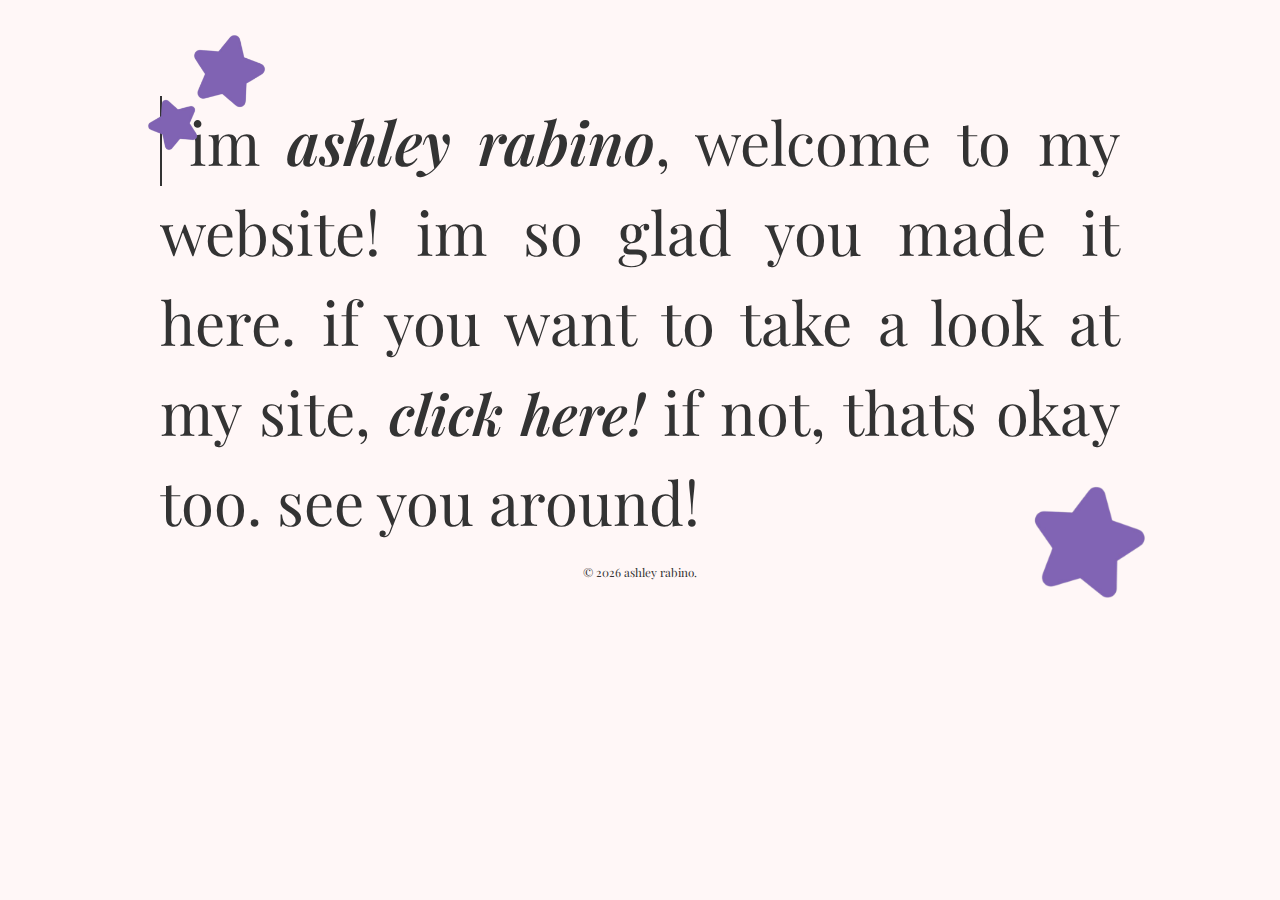
<file: index.html>
<!DOCTYPE html>
<html lang="en">
<head>
  <meta charset="UTF-8" />
  <meta name="viewport" content="width=device-width,initial-scale=1" />
  <title>ashley rabino</title>

  <link rel="stylesheet" type="text/css" href="style.css" />
  <link rel="icon" href="favicon.png">

  <style>
    @import url('https://fonts.googleapis.com/css2?family=Playfair+Display:ital,wght@0,400;0,500;0,600;0,700;1,400;1,500;1,600;1,700&display=swap');
    </style>
</head>

<body>
  <main class="index-container">
    <div class="star-top">
      <img src="/pictures/transparent purple stars.png" alt="purple star">
    </div>

    <div class="index-center">
      <h1 class="index-h1">
        <span class="typing-text">hey there!</span> im <em style="font-weight: 600;">ashley rabino</em>,
        welcome to my website! im so glad
        you made it here. if you want to
        take a look at my site, <a class="click-here" href="home.html">click here!</a> if
        not, thats okay too. see you around!
      </h1>
    </div>

    <div class="star-bottom">
      <img src="/pictures/transparent purple 1 star.png" alt="purple stars">
    </div>

    <footer>
      <small>© <script>document.write(new Date().getFullYear())</script> ashley rabino.</small>
    </footer>
  </main>
</body>
</html>
</file>
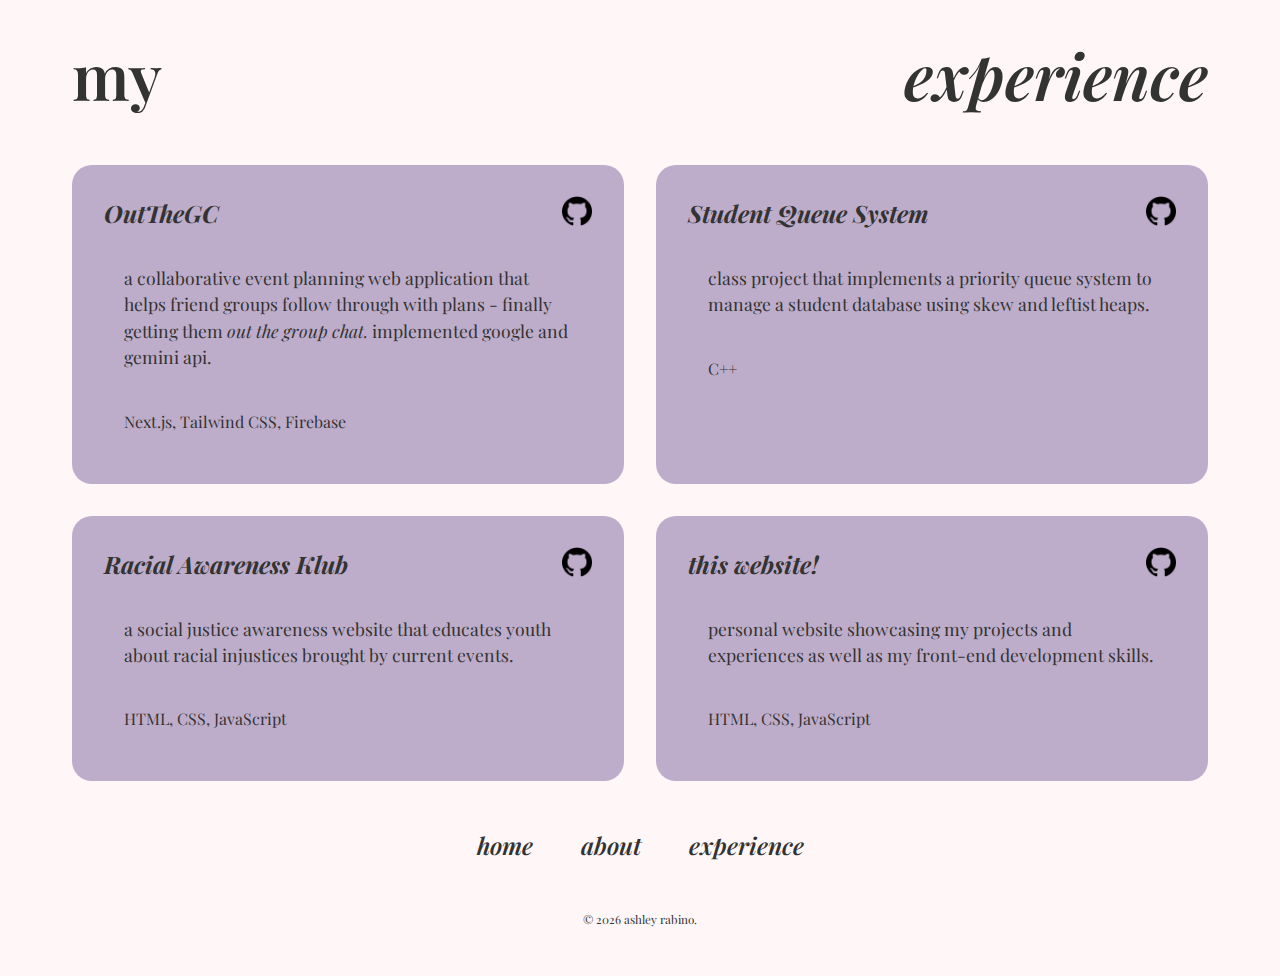
<file: experience.html>
<!DOCTYPE html>
<html lang="en">
    <head>
        <meta charset="UTF-8" />
        <meta name="viewport" content="width=device-width,initial-scale=1" />
        <title>experience | ashley rabino</title>

        <link rel="stylesheet" type="text/css" href="style.css" />
        <link rel="icon" href="favicon.png">
    </head>
    <body>
        <main class="exp-container">
            <h1 class="exp-h1">
                <span class="my">my</span>
                <span class="experience">experience</span>
            </h1>

            <div class="projects-grid">
                <!-- PROJECT 1 -->
                <div class="project-card">
                    <div class="card-content">
                        <h2 class="project-title">OutTheGC</h2>
                        <a href="https://github.com/ajvrno/OutTheGC" class="github-link">
                            <img src="/pictures/github.png" alt="GitHub" width="30" height="30">
                        </a>
                        <p class="project-description">
                                a collaborative event planning web application that helps friend groups follow through with plans - finally getting them <em>out the group chat.</em>  implemented google and gemini api.
                            </p>
                        <p class="tech-stack">Next.js, Tailwind CSS, Firebase</p>
                    </div>
                </div>

                <!-- PROJECT 2 -->
                <div class="project-card">
                    <div class="card-content">
                        <h2 class="project-title">Student Queue System</h2>
                        <a href="https://github.com/ajvrno/Student-Queue-System" class="github-link">
                            <img src="/pictures/github.png" alt="GitHub" width="30" height="30">
                        </a>
                        <p class="project-description">
                            class project that implements a priority queue system to manage a student database using skew and leftist heaps.
                        </p>
                        <p class="tech-stack">C++</p>
                    </div>
                </div>

                <!-- PROJECT 3 -->
                <div class="project-card">
                    <div class="card-content">
                        <h2 class="project-title">Racial Awareness Klub</h2>
                        <a href="https://github.com/ajvrno/racial-awareness-klub" class="github-link">
                            <img src="/pictures/github.png" alt="GitHub" width="30" height="30">
                        </a>
                        <p class="project-description">
                            a social justice awareness website that educates youth about racial injustices brought by current events.
                        </p>
                        <p class="tech-stack">HTML, CSS, JavaScript</p>
                    </div>
                </div>

                <!-- PROJECT 4 -->
                <div class="project-card">
                    <div class="card-content">
                        <h2 class="project-title">this website!</h2>
                        <a href="https://github.com/ajvrno/ajvrno.github.io" class="github-link">
                            <img src="/pictures/github.png" alt="GitHub" width="30" height="30">
                        </a>
                        <p class="project-description">
                            personal website     showcasing my projects and experiences as well as my front-end development skills.
                        </p>
                        <p class="tech-stack">HTML, CSS, JavaScript</p>
                    </div>
                </div>
            </div>

            <nav class="bottom-nav">
                <a href="home.html">home</a>
                <a href="about.html">about</a>
                <a href="experience.html" class="active">experience</a>
            </nav>

            <footer>
                <small>© <script>document.write(new Date().getFullYear())</script> ashley rabino.</small>
            </footer>
        </main>
    </body>
</html>
</file>
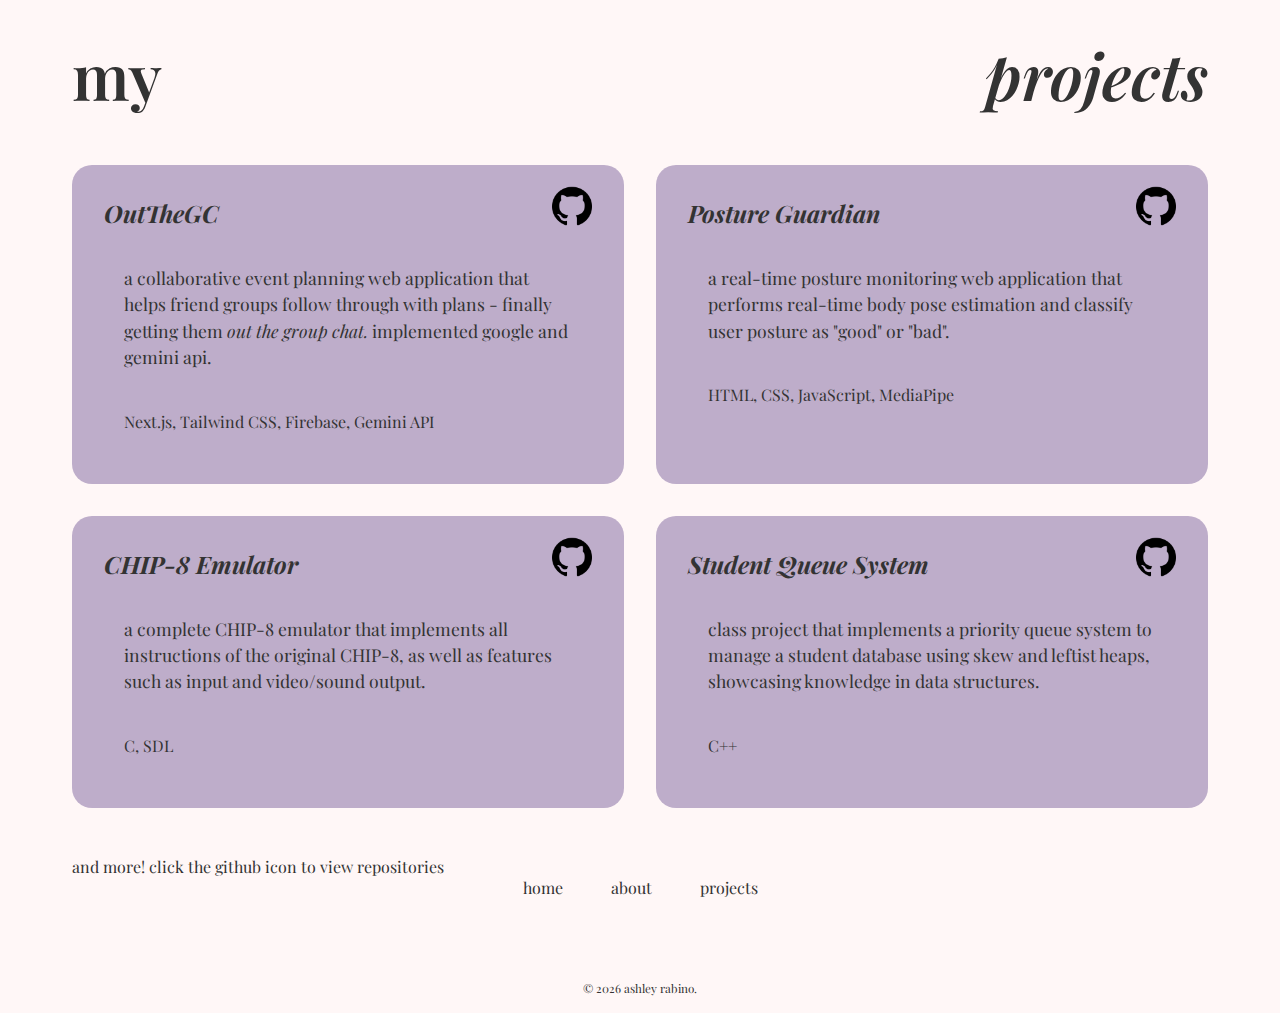
<file: projects.html>
<!DOCTYPE html>
<html lang="en">
    <head>
        <meta charset="UTF-8" />
        <meta name="viewport" content="width=device-width,initial-scale=1" />
        <meta name="google-site-verification" content="bBrVkl28rYpnl-X8eZRb3UjtNKj2oYx7laxccJ9ZQdw" />
        <title>experience | ashley rabino</title>

        <link rel="stylesheet" type="text/css" href="style.css" />
        <link rel="icon" href="favicon.png">
        
        <script src="script.js"></script>
    </head>

    <body>
        <main class="exp-container">
            <h1 class="exp-h1">
                <span class="my">my</span>
                <span class="experience">projects</span>
            </h1>

            <div class="projects-grid">
                <!-- PROJECT 1 -->
                <div class="project-card">
                    <div class="card-content">
                        <h2 class="project-title">OutTheGC</h2>
                        <a href="https://github.com/ajvrno/OutTheGC" class="github-link">
                            <img src="/pictures/github.png" alt="GitHub page to project" width="40" height="40">
                        </a>
                        <p class="project-description">
                                a collaborative event planning web application that helps friend groups follow through with plans - finally getting them <em>out the group chat.</em>  implemented google and gemini api.
                            </p>
                        <p class="tech-stack">Next.js, Tailwind CSS, Firebase, Gemini API</p>
                    </div>
                </div>

                <!-- PROJECT 2 -->
                                 <div class="project-card">
                    <div class="card-content">
                        <h2 class="project-title">Posture Guardian</h2>
                        <a href="https://github.com/ajvrno/posture-guardian" class="github-link">
                            <img src="/pictures/github.png" alt="GitHub page to project" width="40" height="40">
                        </a>
                        <p class="project-description">
                            a real-time posture monitoring web application that performs real-time body pose estimation and classify user posture as "good" or "bad".
                        </p>
                        <p class="tech-stack">HTML, CSS, JavaScript, MediaPipe</p>
                    </div>
                </div>

                <!-- PROJECT 3 -->
                <div class="project-card">
                    <div class="card-content">
                        <h2 class="project-title">CHIP-8 Emulator</h2>
                        <a href="https://github.com/ajvrno/" class="github-link">
                            <img src="/pictures/github.png" alt="GitHub page to project" width="40" height="40">
                        </a>
                        <p class="project-description">
                            a complete CHIP-8 emulator that implements all instructions of the original CHIP-8, as well as features such as input and video/sound output.
                        </p>
                        <p class="tech-stack">C, SDL</p>
                    </div>
                </div>

                <!-- PROJECT 4 -->
                <div class="project-card">
                    <div class="card-content">
                        <h2 class="project-title">Student Queue System</h2>
                        <a href="https://github.com/ajvrno/Student-Queue-System" class="github-link">
                            <img src="/pictures/github.png" alt="GitHub page to project" width="40" height="40">
                        </a>
                        <p class="project-description">
                            class project that implements a priority queue system to manage a student database using skew and leftist heaps, showcasing knowledge in data structures.
                        </p>
                        <p class="tech-stack">C++</p>
                    </div>
                </div>
            </div>
            <p class="info">and more! click the github icon to view repositories</p>

            <nav class="bottom-nav">
                <span class="link nav-link" data-href="home.html">home</span>
                <span class="link nav-link" data-href="about.html">about</span>
                <span class="link nav-link" data-href="projects.html">projects</span>
            </nav>
        </main>
        <div id="wipe-overlay"></div>
        
        <!-- COPYRIGHT -->
        <footer>
            <small>© <script>document.write(new Date().getFullYear())</script> ashley rabino.</small></footer>
        </footer>
    </body>
</html>
</file>
<file: style.css>
@import url('https://fonts.googleapis.com/css2?family=Playfair+Display:ital,wght@0,400;0,500;0,600;0,700;1,400;1,500;1,600;1,700&display=swap');

* {
    box-sizing: border-box;
    margin: 0;
    padding: 0;
    font-family: 'Playfair Display', serif;
    color: #333333;
}

body {
    background-color: #FFF7F7;
    display: flex;
    flex-direction: column;
    overflow-x: hidden;
}

a {
    font-size: 3.5rem;
    font-style: italic;
    font-weight: 600;
    text-decoration: none;
    transition: color 0.3s ease;
}

a:hover {
    color: #5D3E87;
}

a:active {
    color: #A47CD8;
}

/********* INDEX *********/
.index-container {
    display: flex;
    flex-direction: column;
    justify-content: center;
    align-items: center;
    flex: 1;
    position: relative;
    padding: 2rem;
}

.index-center {
    text-align: justify;
    max-width: 960px;
    margin-top: 4rem;
}

.index-h1 {
    font-size: 60px;
    line-height: 1.5;
    font-weight: normal;
}

.star-top {
    position: absolute;
    top: 1rem;
    left: 8rem;
    width: clamp(100px, 15vw, 150px);
}

.star-bottom {
    position: absolute;
    bottom: -1rem;
    right: 6rem;
    width: clamp(90px, 20vw, 200px);
}

.star-top img, .star-bottom img, .hstar-top img, .hstar-bottom img {
    width: 100%;
    height: auto;
}

footer {
    text-align: center;
    padding: 1rem;
    font-size: clamp(0.75rem, 2vw, 0.875rem);
    margin-top: auto;
}

/**TYPING ANIMATION**/
.typing-text {
    display: inline-flex;
    width: 0;
    overflow: hidden;
    border-right: 2px solid #333333;
    white-space: nowrap;
    animation: typing 0.75s steps(13) 0.75s forwards,
             blink-caret 0.75s step-end infinite;
}

@keyframes typing {
    from { width: 0 }
    to { width: 7.5ch }
}

@keyframes blink-caret {
    from, to { border-color: transparent }
    50% { border-color: #333333 }
}

/* MOBILE RESPONSIVENESS - INDEX PAGE */
@media screen and (max-width: 768px) {
    .index-container {
        margin-top: 4rem;
    }

    .index-h1 {
        font-size: 30px;
    }

    .click-here {
        font-size: 30px;
    }

    .star-top {
        left: -0.75rem;
    }

    .star-bottom {
        right: -0.25rem;
        bottom: 2rem;
    }
}

/********* HOME *********/
.home-container {
    display: flex;
    flex-direction: column;
    justify-content: center;
    align-items: center;
    flex: 1;
    margin-top: 15rem;
    z-index: 1;
}

.hstar-top {
    position: absolute;
    top: 0rem;
    left: 1rem;
    width: clamp(100px, 15vw, 150px);
}

.hstar-bottom {
    position: absolute;
    bottom: -1rem;
    right: 1rem;
    width: clamp(90px, 20vw, 200px);
}

.h-center {
    display: flex;
    flex-direction: column;
    align-items: center;
    gap: 2rem;
}

.nav-links {
    display: flex;
    gap: 4rem;
}

.nav-links a {
    font-size: 3.5rem;
    font-style: italic;
    font-weight: 600;
    text-decoration: none;
    transition: color 0.3s ease;
}

.button-links {
    display: flex;
    gap: 1.5rem;
}

.button-links img {
    transition: opacity 0.3s ease;
}

.button-links a:hover img {
    opacity: 0.65;
}

footer {
    text-align: center;
    padding: 1rem;
    font-size: 0.875rem;
    color: #333333;
}

/* MOBILE RESPONSIVENESS - HOME PAGE */
@media screen and (max-width: 768px) {
    .nav-links a {
        font-size: 40px;
    }
}

/********* EXPERIENCE *********/
.exp-container {
    max-width: 1200px;
    margin: 0 auto;
    padding: 2rem;
    flex: 1;
}

.exp-h1 {
    display: flex;
    justify-content: space-between;
    align-items: center;
    margin-bottom: 3rem;
    font-weight: 600;
}

.my {
    font-size: 4rem;
}

.experience {
    font-size: 4rem;
    font-style: italic;
}

.projects-grid {
    display: grid;
    grid-template-columns: repeat(2, 1fr);
    gap: 2rem;
    margin-bottom: 3rem;
}

.project-card {
    background-color: rgba(93, 62, 135, 0.4);
    border-radius: 20px;
    padding: 2rem;
    position: relative;
    transition: transform 0.3s ease, box-shadow 0.3s ease;
}

.project-card:hover {
    transform: translateY(-10px);
    box-shadow: 0 10px 20px rgba(51, 51, 51, 0.75);
}

.card-content {
    position: relative;
}

.project-title {
    font-size: 1.5rem;
    font-style: italic;
    margin-bottom: 1rem;
    padding-right: 40px;
}

.github-link {
    position: absolute;
    top: -2rem;
    right: 0;
    transition: opacity 0.3s ease;
}

.github-link:hover {
    opacity: 0.8;
}

.project-description {
    font-size: 1.1rem;
    line-height: 1.5;
    padding: 1.25rem;
}

.tech-stack {
    font-size: 1rem;
    padding: 1.25rem;
}

.bottom-nav {
    display: flex;
    justify-content: center;
    gap: 3rem;
    margin-bottom: 2rem;
}

.bottom-nav a {
    font-size: 1.5rem;
    text-decoration: none;
    font-style: italic;
    font-weight: 600;
    transition: color 0.3s ease;
}

.bottom-nav a:hover {
    color: #5D3E87;
}

footer {
    text-align: center;
    padding: 1rem;
    font-size: 0.875rem;
}

/* MOBILE RESPONSIVENESS - EXPERIENCE PAGE */
@media screen and (max-width: 768px) {
    .exp-container {
        padding: 1.5rem;
    }

    .exp-h1 {
        flex-direction: column;
        align-items: flex-start;
        gap: 0.5rem;
        margin-bottom: 2rem;
    }

    .my, .experience {
        font-size: 3rem;
    }

    .projects-grid {
        grid-template-columns: 1fr;
        gap: 1.5rem;
    }

    .project-card {
        padding: 1.5rem;
    }

    .bottom-nav {
        gap: 2rem;
    }
}

@media screen and (max-width: 480px) {
    .container {
        padding: 1rem;
    }

    .my, .experience {
        font-size: 2.5rem;
    }

    .project-title {
        font-size: 1.25rem;
    }

    .project-description {
        font-size: 1rem;
    }

    .bottom-nav {
        gap: 1.5rem;
    }

    .bottom-nav a {
        font-size: 1rem;
    }
} 

/********* ABOUT *********/
.about-container {
    flex: 1;
    max-width: 1200px;
    margin: 0 auto;
    padding: 2rem;
    display: flex;
    flex-direction: column;
    gap: 3rem;
}

.content-wrapper {
    display: flex;
    gap: 4rem;
    align-items: center;
    margin-top: 2rem;
}

.profile-section {
    flex: 0 0 400px;
    position: relative;
}

.profile-image {
    position: relative;
    width: 100%;
    overflow: hidden;
    aspect-ratio: 5/6;
    border-radius: 50% / 50%;
}

.profile-image img {
    width: 100%;
    height: 100%;
    object-fit: cover;
}

.floating-stars {
    position: absolute;
    top: -50px;
    right: -100px;
    width: 120px;
    z-index: 2;
}

.floating-stars img {
    width: 100%;
    height: auto;
}

.text-section {
    flex: 1;
    display: flex;
    flex-direction: column;
    gap: 1.5rem;
    padding: 0 5rem 0 2rem;
}

.title {
    font-size: 3.5rem;
    font-weight: 600;
    text-align: right;
}

.name {
    font-style: italic;
}

.description, .contact {
    font-size: 1.5rem;
    line-height: 1.6;
    text-align: justify;
}

.contact a {
    cursor: pointer;   
}

.highlight, .email {
    font-style: italic;
    font-weight: 600;
}

/* MOBILE RESPONSIVENESS - ABOUT PAGE */
@media screen and (max-width: 768px) {
    .content-wrapper {
        flex-direction: column;
        text-align: center;
        gap: 2rem;
    }

    .profile-section {
        flex: 0 0 300px;
        max-width: 300px;
    }

    .text-section {
        padding: 0;
    }

    .navigation {
        gap: 2rem;
    }

    .navigation a {
        font-size: 1.5rem;
    }
}

@media screen and (max-width: 480px) {
    .profile-section {
        flex: 0 0 250px;
        max-width: 250px;
    }

    .title {
        font-size: 2.5rem;
    }

    .description, .contact {
        font-size: 1.1rem;
    }

    .navigation {
        gap: 1.5rem;
    }

    .navigation a {
        font-size: 1.25rem;
    }
}
</file>
